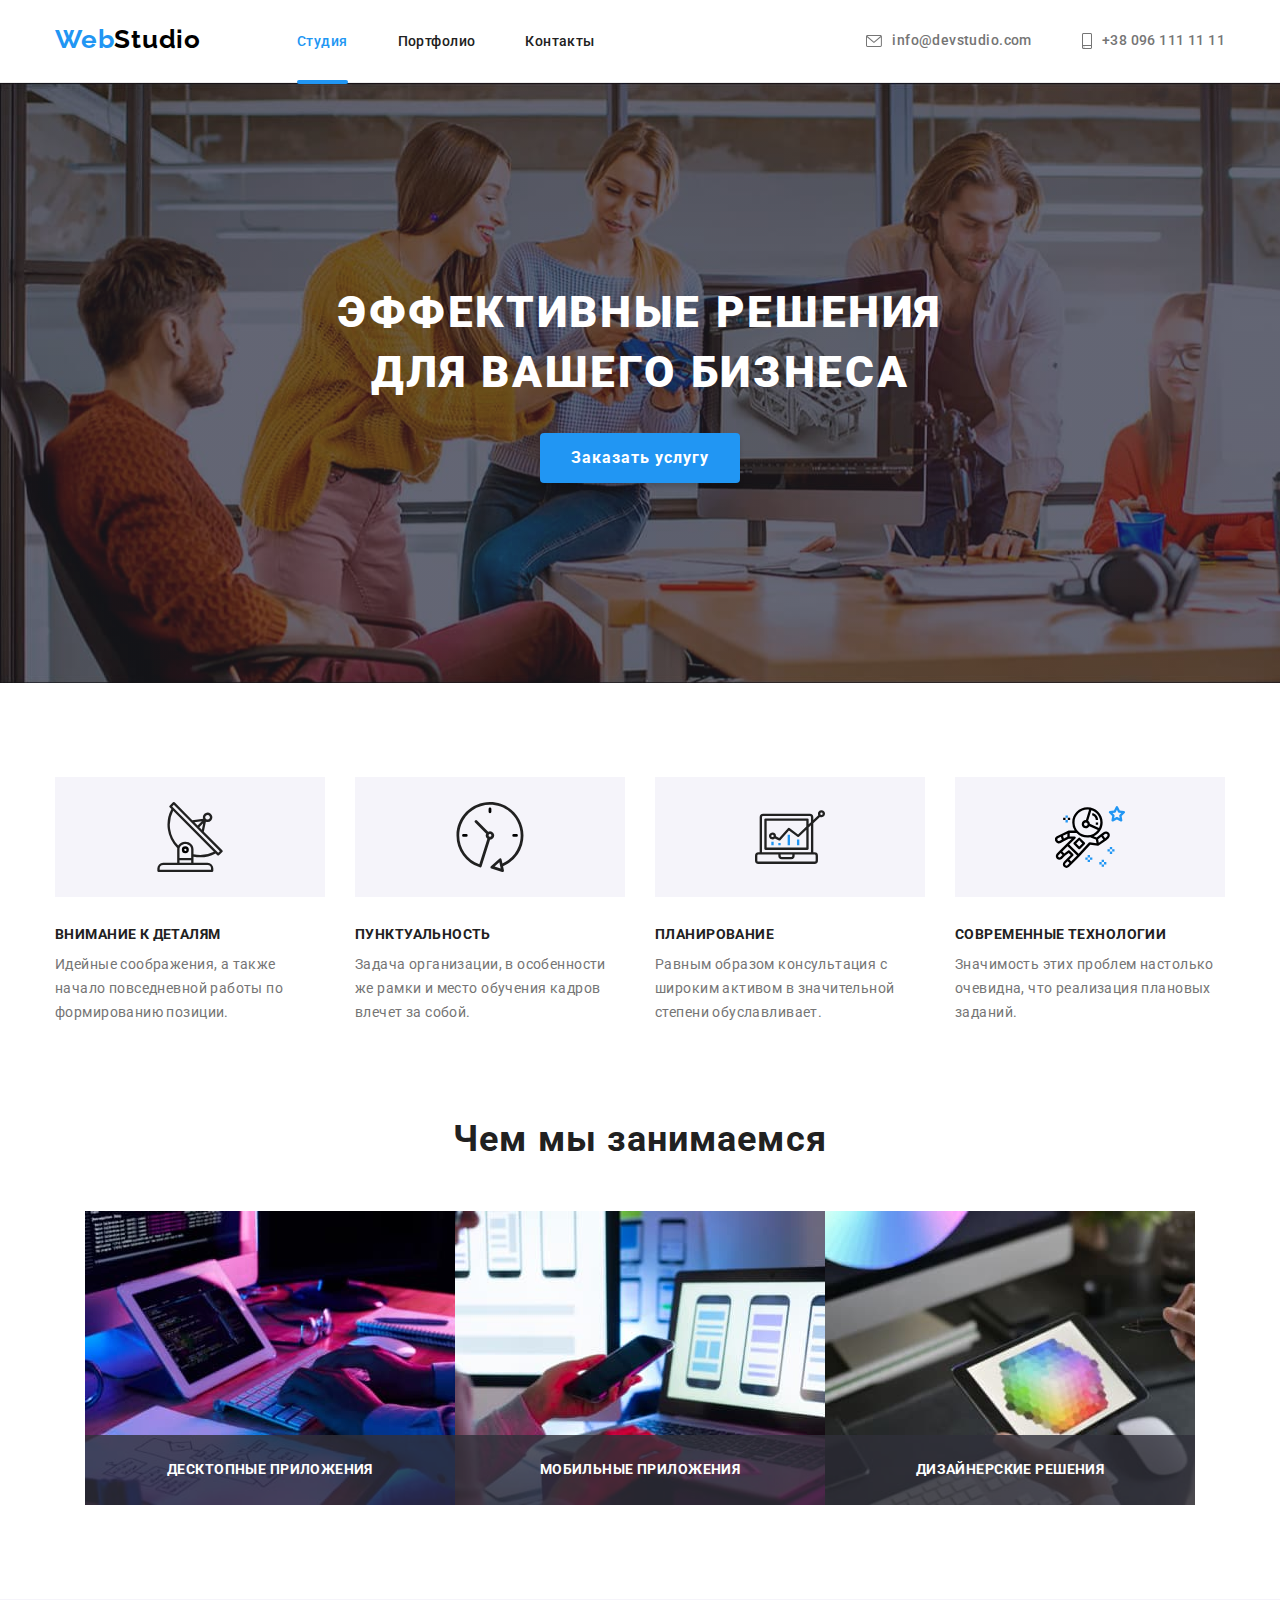
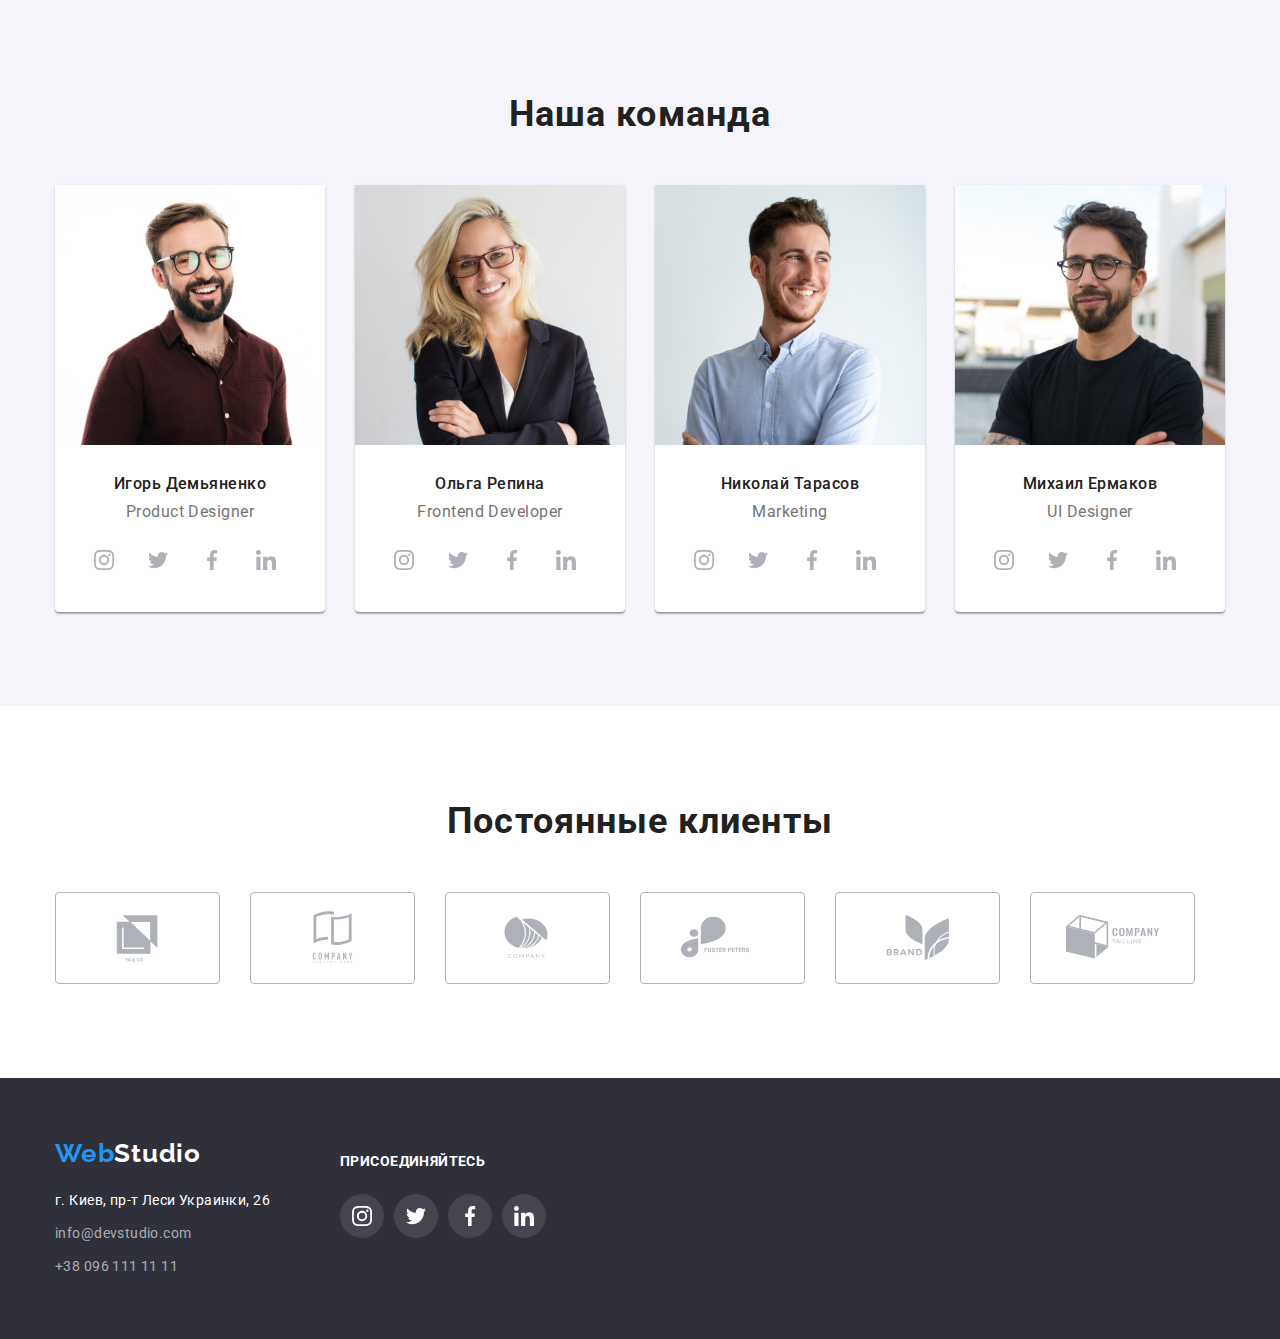
<file: index.html>
<!DOCTYPE html>
<html lang="ru">
<head>
    <meta charset="UTF-8">
    <meta http-equiv="X-UA-Compatible" content="IE=edge">
    <meta name="viewport" content="width=device-width, initial-scale=1.0">
    <link rel="stylesheet" href="https://cdnjs.cloudflare.com/ajax/libs/modern-normalize/1.0.0/modern-normalize.min.css">
    <link rel="preconnect" href="https://fonts.googleapis.com">
    <link rel="preconnect" href="https://fonts.gstatic.com" crossorigin>
    <link href="https://fonts.googleapis.com/css2?family=Raleway:wght@700&family=Roboto:wght@400;500;700;900&display=swap" rel="stylesheet">
    <link rel="stylesheet" href="styles/styles.css">
    <title>WebStudio</title>
</head>

<body> 
    <header>
        <div class="container">
            <nav>
                <!--Logo-->
                <a href="WebStudio"><span>Web</span>Studio</a>
                <!--Nav-->
                <ul class="menu">
                    <li class="menu1">
                        <a href="index.html" target="_blank" class="studio current">Студия</a>
                    </li>
                    <li class="menu2">
                        <a href="portfolio.html" target="_blank" class="portfolio">Портфолио</a>
                    </li>
                    <li class="menu3">
                        <a href="/Контакты" target="_blank" class="contacts">Контакты</a>
                    </li>
                </ul> 
                <!--Contacts-->
                <ul class="contact-us">
                    <li>
                        <a href="mailto:info@devstudio.com" class="mail-h envelope"><svg width="16" height="12"><use href="./images/icons.svg#envelope"></use></svg>info@devstudio.com</a>
                    </li>
                    <li>
                        <a href="tel:+380961111111" class="tel-h smartphone"><svg width="10" height="16"><use href="./images/icons.svg#smartphone"></use></svg>+38 096 111 11 11</a>
                    </li>
                </ul>
            </nav>
        </div>
    </header>

    <main>
        <section class="hat">
            <div class="container">
                <!--Head-->
            <h1 class="head">Эффективные решения для вашего бизнеса</h1>
            <!--Button-->
            <button type="button" class="order text-order" data-modal-open>Заказать услугу</button>
            </div>  
        </section>

        <section class="softskills">
            <div class="container">
                <!--Features-->
            <h2 class="title-softskills">Softskills</h2>
            <ul class="feature">
                <li class="feature1">
                    <div class="feature-view"><svg width="70" height="70"><use href="./images/icons.svg#antenna"></use></svg></div>
                    <h3 class="skills">Внимание к деталям</h3>
                    <p class="prg">Идейные соображения, а также начало повседневной работы по формированию позиции.</p>
                </li>
                <li class="feature2">
                    <div class="feature-view"><svg width="70" height="70"><use href="./images/icons.svg#clock"></use></svg></div>
                    <h3 class="skills">Пунктуальность</h3>
                    <p class="prg">Задача организации, в особенности же рамки и место обучения кадров влечет за собой.</p>
                </li>
                <li class="feature3">
                    <div class="feature-view"><svg width="70" height="70"><use href="./images/icons.svg#diagram"></use></svg></div>
                    <h3 class="skills">Планирование</h3>
                    <p class="prg">Равным образом консультация с широким активом в значительной степени обуславливает.</p>
                </li>
                <li class="feature4">
                    <div class="feature-view"><svg width="70" height="70"><use href="./images/icons.svg#astronaut"></use></svg></div>
                    <h3 class="skills">Современные технологии</h3>
                    <p class="prg">Значимость этих проблем настолько очевидна, что реализация плановых заданий.</p>
                </li>
            </ul>
            </div>
        </section>
    
        <section class="presentation">
            <div class="container">
                <h2 class="whatdo">Чем мы занимаемся</h2>
            <ul class="box-img">
                <li class="box1">
                    <img src="./images/box1.jpg" alt="box1" width="370" height="294">
                    <p class="label">Десктопные приложения</p>
                </li>
                <li class="box2">
                    <img src="./images/box2.jpg" alt="box2" width="370" height="294">
                    <p class="label">Мобильные приложения</p>
                </li>
                <li class="box3">
                    <img src="./images/box3.jpg" alt="box3" width="370" height="294">
                    <p class="label">Дизайнерские решения</p>
                </li>
            </ul>  
            </div>
        </section>
        
        <!--Team-->
        <section class="section-team">
            <div class="container">
            <h2 class="ourteam">Наша команда</h2>
            <ul class="team">
                <li class="people1">
                    <img src="./images/img1.jpg" alt="team1" width="270" height="260">
                    <h3 class="developer">Игорь Демьяненко</h3>
                    <p class="sub-d">Product Designer</p>  
                    <ul class="links">
                        <li class="social-links"><a href="#"><svg width="20" height="20"><use href="./images/icons.svg#instagram"></use></svg></a></li>
                        <li class="social-links"><a href="#"><svg width="20" height="20"><use href="./images/icons.svg#twitter"></use></svg></a></li>
                        <li class="social-links"><a href="#"><svg width="20" height="20"><use href="./images/icons.svg#facebook"></use></svg></a></li>
                        <li class="social-links"><a href="#"><svg width="20" height="20"><use href="./images/icons.svg#linkedin"></use></svg></a></li>
                    </ul> 
                </li>
                <li class="people2">
                    <img src="./images/img2.jpg" alt="team2" width="270" height="260">
                    <h3 class="developer">Ольга Репина</h3>
                    <p class="sub-d">Frontend Developer</p>
                    <ul class="links">
                        <li class="social-links"><a href="#"><svg width="20" height="20"><use href="./images/icons.svg#instagram"></use></svg></a></li>
                        <li class="social-links"><a href="#"><svg width="20" height="20"><use href="./images/icons.svg#twitter"></use></svg></a></li>
                        <li class="social-links"><a href="#"><svg width="20" height="20"><use href="./images/icons.svg#facebook"></use></svg></a></li>
                        <li class="social-links"><a href="#"><svg width="20" height="20"><use href="./images/icons.svg#linkedin"></use></svg></a></li>
                    </ul>
                </li>
                <li class="people3">
                    <img src="./images/img3.jpg" alt="team3" width="270" height="260">
                    <h3 class="developer">Николай Тарасов</h3>
                    <p class="sub-d">Marketing</p>
                    <ul class="links">
                        <li class="social-links"><a href="#"><svg width="20" height="20"><use href="./images/icons.svg#instagram"></use></svg></a></li>
                        <li class="social-links"><a href="#"><svg width="20" height="20"><use href="./images/icons.svg#twitter"></use></svg></a></li>
                        <li class="social-links"><a href="#"><svg width="20" height="20"><use href="./images/icons.svg#facebook"></use></svg></a></li>
                        <li class="social-links"><a href="#"><svg width="20" height="20"><use href="./images/icons.svg#linkedin"></use></svg></a></li>
                    </ul>
                </li>
                <li class="people4">
                    <img src="./images/img4.jpg" alt="team4" width="270" height="260">
                    <h3 class="developer">Михаил Ермаков</h3>
                    <p class="sub-d">UI Designer</p>
                    <ul class="links">
                        <li class="social-links"><a href="#"><svg width="20" height="20"><use href="./images/icons.svg#instagram"></use></svg></a></li>
                        <li class="social-links"><a href="#"><svg width="20" height="20"><use href="./images/icons.svg#twitter"></use></svg></a></li>
                        <li class="social-links"><a href="#"><svg width="20" height="20"><use href="./images/icons.svg#facebook"></use></svg></a></li>
                        <li class="social-links"><a href="#"><svg width="20" height="20"><use href="./images/icons.svg#linkedin"></use></svg></a></li>
                    </ul>
                </li>
            </ul>  
            </div>
        </section>

        <section class="clients">
            <div class="container">
                <h2 class="clients-title">Постоянные клиенты</h2>
                <ul class="brends">
                    <li class="brend"><svg width="106" height="60"><use href="./images/icons.svg#Logo1"></use></svg></li>
                    <li class="brend"><svg width="106" height="60"><use href="./images/icons.svg#Logo2"></use></svg></li>
                    <li class="brend"><svg width="106" height="60"><use href="./images/icons.svg#Logo3"></use></svg></li>
                    <li class="brend"><svg width="106" height="60"><use href="./images/icons.svg#Logo4"></use></svg></li>
                    <li class="brend"><svg width="106" height="60"><use href="./images/icons.svg#Logo5"></use></svg></li>
                    <li class="brend"><svg width="106" height="60"><use href="./images/icons.svg#Logo6"></use></svg></li>
                </ul>
                </div>
        </section>
    </main>

    <footer>
        <div class="container-f">
            <div class="address">
                <a href="WebStudio"><span>Web</span>Studio</a>
                <!--Address-->
                <address>
                    <ul>
                        <li class="location"><a href="#">г. Киев, пр-т Леси Украинки, 26</a></li>
                        <li class="mail-f"><a href="mailto:info@devstudio.com">info@devstudio.com</a></li>
                        <li class="tel-f"><a href="tel:+380961111111">+38 096 111 11 11</a></li>
                    </ul>
                </address>
            </div>
            <div class="join-us">
                <p class="join">Присоединяйтесь</p>
                <ul class="social-links-f">
                    <li class="social-links-f"><a href="#"><svg width="20" height="20"><use href="./images/icons.svg#instagram"></use></svg></a></li>
                    <li class="social-links-f"><a href="#"><svg width="20" height="20"><use href="./images/icons.svg#twitter"></use></svg></a></li>
                    <li class="social-links-f"><a href="#"><svg width="20" height="20"><use href="./images/icons.svg#facebook"></use></svg></a></li>
                    <li class="social-links-f"><a href="#"><svg width="20" height="20"><use href="./images/icons.svg#linkedin"></use></svg></a></li>
                </ul> 
            </div>
        </div>
    </footer>

    <div class="backdrop is-hidden" data-modal>
        <div class="modalwindow">
            <button class="modalwindow-close-button" type="button" data-modal-close><svg width="11" height="11"><use href="./images/icons.svg#Vector"></use></svg></button>
        </div>
    </div>

    <script src="./js/modal.js"></script>
</body>

</html>
</file>
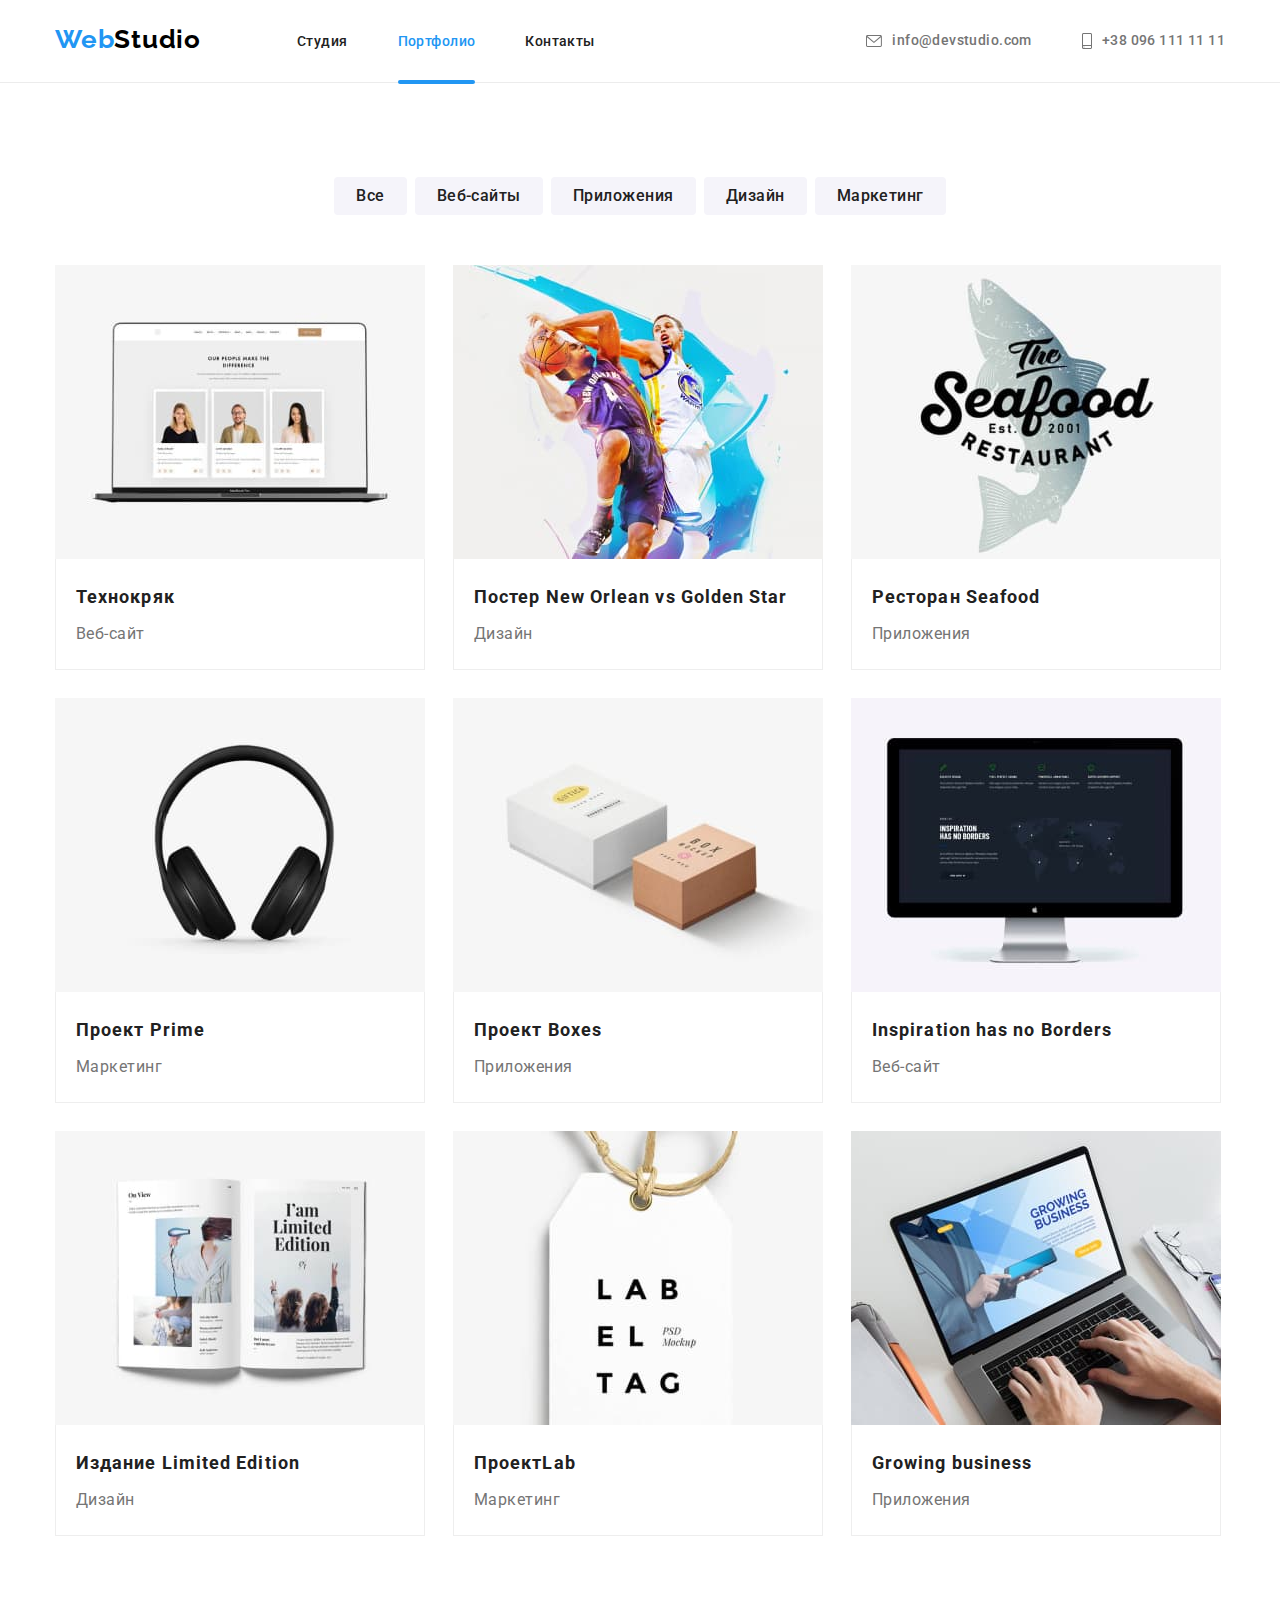
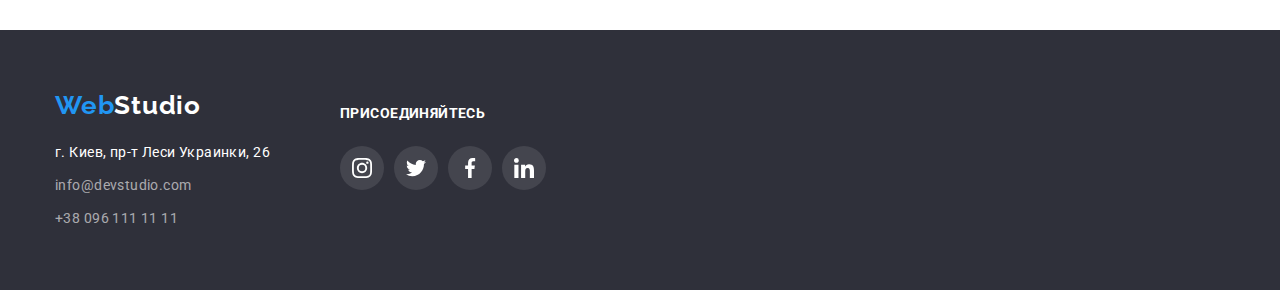
<file: portfolio.html>
<!DOCTYPE html>
<html lang="ru">
<head>
    <meta charset="UTF-8">
    <meta http-equiv="X-UA-Compatible" content="IE=edge">
    <meta name="viewport" content="width=device-width, initial-scale=1.0">
    <link rel="stylesheet" href="https://cdnjs.cloudflare.com/ajax/libs/modern-normalize/1.0.0/modern-normalize.min.css">
    <link rel="preconnect" href="https://fonts.googleapis.com">
    <link rel="preconnect" href="https://fonts.gstatic.com" crossorigin>
    <link href="https://fonts.googleapis.com/css2?family=Raleway:wght@700&family=Roboto:wght@400;500;700;900&display=swap" rel="stylesheet">
    <link rel="stylesheet" href="styles/styles.css">
    <title>Portfolio</title>
</head>

<body> 
    <header>
        <div class="container">
            <nav>
                <!--Logo-->
                <a href="WebStudio"><span>Web</span>Studio</a>
                <!--Nav-->
                <ul class="menu">
                    <li class="menu1">
                        <a href="index.html" target="_blank" class="studio">Студия</a>
                    </li>
                    <li class="menu2">
                        <a href="portfolio.html" target="_blank" class="portfolio current">Портфолио</a>
                    </li>
                    <li class="menu3">
                        <a href="/Контакты" target="_blank" class="contacts">Контакты</a>
                    </li>
                </ul> 
                <!--Contacts-->
                <ul class="contact-us">
                    <li>
                        <a href="mailto:info@devstudio.com" class="mail-h envelope"><svg width="16" height="12"><use href="./images/icons.svg#envelope"></use></svg>info@devstudio.com</a>
                    </li>
                    <li>
                        <a href="tel:+380961111111" class="tel-h smartphone"><svg width="10" height="16"><use href="./images/icons.svg#smartphone"></use></svg>+38 096 111 11 11</a>
                    </li>
                </ul>
            </nav>
        </div>
    </header>

    <main>
        <section class="main-portfolio">
            <div class="container">
                <h1 class="projects-title">Projects</h1>
            <ul class="buttons">
                <li class="filter1"><button type="button" class="filter">Все</button></li>
                <li class="filter2"><button type="button" class="filter">Веб-сайты</button></li>
                <li class="filter3"><button type="button" class="filter">Приложения</button></li>
                <li class="filter4"><button type="button" class="filter">Дизайн</button></li>
                <li class="filter5"><button type="button" class="filter">Маркетинг</button></li>
            </ul>

            <ul class="projects">
                <li class="box-prj project1">
                    <div class="project-description">
                        <img src="./images/technocrack.jpg" alt="technocrack" width="370" height="294">
                        <div class="description">
                            <p class="description-text">Ресурс предлагает комплексные предложения с разным уровнем функционала и сервисов. Все это позволит посетителю получить исчерпывающие сведения о компании или частном лице.</p>
                        </div>
                    </div>
                    <div class="box-name">
                        <h2 class="name-develop">Технокряк</h2>
                        <p class="sub-name">Веб-сайт</p>
                    </div> 
                </li>
                <li class="box-prj project2">
                    <div class="project-description">
                        <img src="./images/poster.jpg" alt="poster" width="370" height="294">
                        <div class="description">
                            <p class="description-text">Lorem ipsum dolor sit amet consectetur adipisicing elit. Rerum atque nihil numquam assumenda cumque et, error ex doloremque maxime nemo?</p>
                        </div>
                    </div>
                    <div class="box-name">
                        <h2 class="name-develop">Постер New Orlean vs Golden Star</h2>
                        <p class="sub-name">Дизайн</p>
                    </div>
                </li>
                <li class="box-prj project3">
                    <div class="project-description">
                        <img src="./images/seafood.jpg" alt="seafood" width="370" height="294">
                        <div class="description">
                            <p class="description-text">Lorem ipsum dolor sit amet consectetur adipisicing elit. Rerum atque nihil numquam assumenda cumque et, error ex doloremque maxime nemo?</p>
                        </div>
                    </div>
                    <div class="box-name">
                        <h2 class="name-develop">Ресторан Seafood</h2>
                        <p class="sub-name">Приложения</p>
                    </div>
                </li>
                <li class="box-prj project4">
                    <div class="project-description">
                        <img src="./images/projectprime.jpg" alt="projectprime" width="370" height="294">
                        <div class="description">
                            <p class="description-text">Lorem ipsum dolor sit amet consectetur adipisicing elit. Rerum atque nihil numquam assumenda cumque et, error ex doloremque maxime nemo?</p>
                        </div>
                    </div>
                    <div class="box-name">
                        <h2 class="name-develop">Проект Prime</h2>
                        <p class="sub-name">Маркетинг</p>
                    </div>
                </li>
                <li class="box-prj project5">
                    <div class="project-description">
                        <img src="./images/projectboxes.jpg" alt="projectboxes" width="370" height="294">
                        <div class="description">
                            <p class="description-text">Lorem ipsum dolor sit amet consectetur adipisicing elit. Rerum atque nihil numquam assumenda cumque et, error ex doloremque maxime nemo?</p>
                        </div>
                    </div>
                    <div class="box-name">
                        <h2 class="name-develop">Проект Boxes</h2>
                        <p class="sub-name">Приложения</p>
                    </div>
                </li>
                <li class="box-prj project6">
                    <div class="project-description">
                        <img src="./images/inspirationhasnoborders.jpg" alt="inspirationhasnoborders" width="370" height="294">
                        <div class="description">
                            <p class="description-text">Lorem ipsum dolor sit amet consectetur adipisicing elit. Rerum atque nihil numquam assumenda cumque et, error ex doloremque maxime nemo?</p>
                        </div>
                    </div>
                    <div class="box-name">
                        <h2 class="name-develop">Inspiration has no Borders</h2>
                        <p class="sub-name">Веб-сайт</p>
                    </div>
                </li>
                <li class="box-prj project7">
                    <div class="project-description">
                        <img src="./images/limitededition.jpg" alt="limitededition" width="370" height="294">
                        <div class="description">
                            <p class="description-text">Lorem ipsum dolor sit amet consectetur adipisicing elit. Rerum atque nihil numquam assumenda cumque et, error ex doloremque maxime nemo?</p>
                        </div>
                    </div>
                    <div class="box-name">
                        <h2 class="name-develop">Издание Limited Edition</h2>
                        <p class="sub-name">Дизайн</p>
                    </div>
                </li>
                <li class="box-prj project8">
                    <div class="project-description">
                        <img src="./images/projectlab.jpg" alt="projectlab" width="370" height="294">
                        <div class="description">
                            <p class="description-text">Lorem ipsum dolor sit amet consectetur adipisicing elit. Rerum atque nihil numquam assumenda cumque et, error ex doloremque maxime nemo?</p>
                        </div>
                    </div>
                    <div class="box-name">
                        <h2 class="name-develop">ПроектLab</h2>
                        <p class="sub-name">Маркетинг</p>
                    </div>
                </li>
                <li class="box-prj project9">
                    <div class="project-description">
                        <img src="./images/growingbusiness.jpg" alt="growingbusiness" width="370" height="294">
                        <div class="description">
                            <p class="description-text">Lorem ipsum dolor sit amet consectetur adipisicing elit. Rerum atque nihil numquam assumenda cumque et, error ex doloremque maxime nemo?</p>
                        </div>
                    </div>
                    <div class="box-name">
                        <h2 class="name-develop">Growing business</h2>
                        <p class="sub-name">Приложения</p>
                    </div>
                </li>
            </ul>
            </div>
        </section>
        
    </main>

    <footer>
        <div class="container-f">
            <div class="address">
                <a href="WebStudio"><span>Web</span>Studio</a>
                <!--Address-->
                <address>
                    <ul>
                        <li class="location"><a href="#">г. Киев, пр-т Леси Украинки, 26</a></li>
                        <li class="mail-f"><a href="mailto:info@devstudio.com">info@devstudio.com</a></li>
                        <li class="tel-f"><a href="tel:+380961111111">+38 096 111 11 11</a></li>
                    </ul>
                </address>
            </div>
            <div class="join-us">
                <p class="join">Присоединяйтесь</p>
                <ul class="social-links-f">
                    <li class="social-links-f"><a href="#"><svg width="20" height="20"><use href="./images/icons.svg#instagram"></use></svg></a></li>
                    <li class="social-links-f"><a href="#"><svg width="20" height="20"><use href="./images/icons.svg#twitter"></use></svg></a></li>
                    <li class="social-links-f"><a href="#"><svg width="20" height="20"><use href="./images/icons.svg#facebook"></use></svg></a></li>
                    <li class="social-links-f"><a href="#"><svg width="20" height="20"><use href="./images/icons.svg#linkedin"></use></svg></a></li>
                </ul> 
            </div>
        </div>
    </footer>
</body>

</html>
</file>
<file: styles/styles.css>
:root {
  --primary-background: #fff;
  --second-background: #f5f4fa;
  --dark-background: #2f303a;
  --accent-color: #2196f3;
  --contact-color: rgba(255, 255, 255, 0.6);
  --main-color: #757575;
  --title-color: #212121;
  --shadow-color: #eeeeee;
  --order-hover: #188ce8;
  --logo-second-half: #000000;
  --border: #ececec;
  --icons: #afb1b8;
}

body {
  font-family: "Roboto", sans-serif;
  background: var(--primary-background);
}

.container {
  width: 100%;
  width: 1200px;
  margin: 0 auto;
  padding: 0 15px;
}

h1, h2, h3, h4, h5, h6, p {
  margin: 0;
}

ul, li {
  margin: 0;
  padding-left: 0;
  list-style-type: none;
}

a {
  text-decoration: none;
  color: inherit;
}

img {
  display: block;
  max-width: 100%;
  height: auto;
}

header {
  display: flex;
  border-bottom: 1px solid var(--border);
}

/*WebStudio*/
nav > a {
  font-family: "Raleway";
  font-weight: 700;
  font-size: 26px;
  line-height: 1.19;
  letter-spacing: 0.03em;
  color: var(--logo-second-half);
  padding-top: 24px;
  padding-bottom: 24px;
}

nav > a > span {
  letter-spacing: 0.03em;
  color: var(--accent-color);
}

nav {
  display: flex;
  justify-content: flex-start;
}

.menu {
  display: flex;
  margin-left: 96px;
  margin-top: 32px;
  margin-bottom: 32px;
}

.menu1,
.menu2 {
  margin-right: 50px;
}

.menu1, .menu2, .menu3 {
  width: auto;
}

.studio,
.portfolio,
.contacts {
  padding-top: 32px;
  padding-bottom: 32px;
}

.studio,
.portfolio,
.contacts {
  font-weight: 500;
  font-size: 14px;
  line-height: 1.14;
  letter-spacing: 0.03em;
  color: var(--title-color);
  transition: 250ms cubic-bezier(0.4,0,0.2,1);
}

.current {
  color: var(--accent-color);
  position: relative;
}

.current::after {
  position: absolute;
  content: "";
  color: var(--accent-color);

  display: block;
  width: 100%;
  margin-top: 30px;
  height: 4px;
  background: var(--accent-color);
  border-radius: 2px;
  
  transition: 250ms cubic-bezier(0.4,0,0.2,1);
}


.studio:active,
.portfolio:active,
.contacts:active {
  color: var(--accent-color);
}

.contacts:hover,
.studio:hover,
.portfolio:hover{
  color: var(--accent-color);
}

.contacts:current,
.studio:current,
.portfolio:current {
  color: var(--accent-color);
}

.contact-us {
  display: flex;
  align-items: center;
  margin-left: auto;
}

.envelope, .smartphone {
  display: flex;
  align-items: center;
  fill: var(--main-color);
  transition: 250ms cubic-bezier(0.4,0,0.2,1);
}

nav > ul > li > a > svg {
  margin-right: 10px;
}

.mail-h {
  margin-right: 50px;
}

.mail-h,
.tel-h {
  font-weight: 500;
  font-size: 14px;
  line-height: 1.14;
  letter-spacing: 0.03em;
  color: var(--main-color);
  transition: 250ms cubic-bezier(0.4,0,0.2,1);
}

.mail-h:hover,
.tel-h:hover,
.mail-h:active,
.tel-h:active,
.envelope:hover,
.smartphone:hover {
  color: var(--accent-color);
  fill: var(--accent-color);
}

/*Main-webstudio*/

.hat {
  background-color: var(--dark-background);
  padding: 200px 0;
  text-align: center;
  background-image: linear-gradient(rgba(47, 48, 58, 0.4), rgba(47, 48, 58, 0.4)), url(../images/backgroundhero.jpg);
  max-width: 1600px;
  margin: 0 auto;
  
}

.head {
  font-weight: 900;
  font-size: 44px;
  line-height: 1.36;
  text-align: center;
  letter-spacing: 0.06em;
  text-transform: uppercase;
  color: var(--primary-background);
  width: 696px;
  margin: auto;
}

.order {
  width: 200px;
  height: 50px;
  cursor: pointer;
  background: var(--accent-color);
  box-shadow: 0px 4px 4px rgba(0, 0, 0, 0.15);
  border-radius: 4px;
  border: none;
  margin-top: 30px;
  transition: 250ms cubic-bezier(0.4,0,0.2,1);
}

.order:hover {
  background: var(--order-hover);
}

.text-order {
  font-weight: 700;
  font-size: 16px;
  line-height: 1.8;

  letter-spacing: 0.06em;
  color: var(--primary-background);
}

.softskills {
  padding-top: 94px;
  padding-bottom: 94px;
}

.title-softskills {
  display: none;
}

.feature {
  display: flex;
}

.feature-view {
  display: flex;
  align-items: center;
  justify-content: center;
  width: 270px;
  height: 120px;
  background-color: var(--second-background);
  margin-bottom: 30px;
}

.feature1,
.feature2,
.feature3 {
  margin-right: 30px;
}

.feature4 {
  margin-right: 0 auto;
}

.skills {
  font-weight: 700;
  font-size: 14px;
  line-height: 1.14;
  letter-spacing: 0.03em;
  text-transform: uppercase;
  color: var(--title-color);
  margin-bottom: 10px;
}

.prg {
  font-size: 14px;
  line-height: 1.7;
  letter-spacing: 0.03em;
  color: var(--main-color);
}

.presentation {
  padding-bottom: 94px;
}

.whatdo {
  font-weight: 700;
  font-size: 36px;
  line-height: 1.17;
  text-align: center;
  letter-spacing: 0.03em;
  color: var(--title-color);
  margin-bottom: 50px;
}

.box-img {
  display: flex;
  justify-content: center;
}

.box1, .box2, .box3 {
  position: relative;
}

.box1, .box2 {
  flex-basis: calc((100%-60px)/3);
}

.label {
  position: absolute;
  display: flex;
  justify-content: center;
  align-items: center;
  width: 370px;
  height: 70px;
  bottom: 0;
  
  font-weight: 700;
  font-size: 14px;
  line-height: 1.14;
  text-align: center;
  letter-spacing: 0.03em;
  text-transform: uppercase;
  color: var(--primary-background);
  background: rgba(47, 48, 58, 0.8);
}

.section-team {
  background: var(--second-background);
  padding-top: 94px;
  padding-bottom: 94px;
}

.ourteam {
  font-weight: 700;
  font-size: 36px;
  line-height: 1.17;
  text-align: center;
  letter-spacing: 0.03em;
  color: var(--title-color);
  margin-bottom: 50px;
}

.team {
  display: flex;
  justify-content: space-between;
}

.people1,
.people2,
.people3,
.people4 {
  background: var(--primary-background);
  border-radius: 0px 0px 4px 4px;
  box-shadow: 0px 1px 3px rgba(0, 0, 0, 0.12), 0px 1px 1px rgba(0, 0, 0, 0.14),
    0px 2px 1px rgba(0, 0, 0, 0.2);
}

.developer {
  font-weight: 500;
  font-size: 16px;
  line-height: 1.18;
  text-align: center;
  letter-spacing: 0.03em;
  color: var(--title-color);
  margin-top: 30px;
}

.sub-d {
  font-size: 16px;
  line-height: 1.18;
  text-align: center;
  letter-spacing: 0.03em;
  color: var(--main-color);
  margin-top: 10px;
  margin-bottom: 16px;
}

.links {
  display: flex;
  justify-content: center;
  margin-bottom: 30px;
}

.social-links {
  display: flex;
  justify-content: center;
}

.social-links > a {
  display: flex;
  justify-content: center;
  align-items: center;
  width: 100%;
  height: 100%;
  padding: 12px;
  margin-right: 10px;
  border-radius: 50%;
  fill: var(--icons);
  
  transition: 250ms cubic-bezier(0.4,0,0.2,1);
}

.social-links a:hover,
.social-links a:focus,
.social-links a:active {
  background-color: var(--accent-color);
  fill: var(--primary-background);
}

.clients {
  padding-top: 94px;
  padding-bottom: 94px;
}

.clients-title {
  font-weight: 700;
  font-size: 36px;
  line-height: 1.17;
  text-align: center;
  letter-spacing: 0.03em;
  color: var(--title-color);
  margin-bottom: 50px;
}

.brends {
  display: flex;
  justify-content: center;
}

.brend {
  display: inline-flex;
  justify-content: center;
  align-items: center;
  width: 170px;
  height: 92px;
  border-radius: 4px;
  border: 1px solid var(--icons);
  fill: var(--icons);
  margin-right: 30px;
  transition: 250ms cubic-bezier(0.4,0,0.2,1);
}

.brend:hover,
.brend:focus,
.brend:active {
  border: 1px solid var(--accent-color);
  fill: var(--accent-color);
}

/*Main-portfolio*/

.main-portfolio {
  padding-top: 94px;
  padding-bottom: 94px;
}

.projects-title {
  display: none;
}

.buttons {
  display: flex;
  justify-content: center;
  margin-bottom: 50px;
}

.filter1,
.filter2,
.filter3,
.filter4 {
  padding-right: 8px;
}

.filter {
  cursor: pointer;
  font-weight: 500;
  font-size: 16px;
  line-height: 1.6;
  text-align: center;
  letter-spacing: 0.03em;
  color: var(--title-color);
  background: var(--second-background);
  border-radius: 4px;
  border: none;
  padding-top: 6px;
  padding-bottom: 6px;
  padding-left: 22px;
  padding-right: 22px;
  transition: 250ms cubic-bezier(0.4,0,0.2,1);
}

.filter:active,
.filter:hover,
.filter:focus {
  color: var(--primary-background);
  background: var(--accent-color);
  filter: drop-shadow(0px 4px 4px rgba(0, 0, 0, 0.25));
}

.projects {
  display: flex;
  flex-wrap: wrap;
  gap: 28px;
}

.box-prj {
  background: var(--primary-background);
  transition: 250ms cubic-bezier(0.4,0,0.2,1);
}

.box-prj:focus,
.box-prj:hover {
  box-shadow: 0px 1px 1px rgba(0, 0, 0, 0.12), 0px 4px 4px rgba(0, 0, 0, 0.06), 1px 4px 6px rgba(0, 0, 0, 0.16);
}

.description {
  position: absolute;
  top: 0;
  left: 0;
  width: 100%;
  height: 100%;
  padding: 63px 24px;
  background-color: rgba(33, 150, 243, 0.9);
  transform: translateY(100%);
  transition: 250ms cubic-bezier(0.4,0,0.2,1);
}

.project-description {
  position: relative;
  overflow: hidden;
}

.box-prj:hover .project-description .description {
  transform: translateY(0);
}

.description-text {
  font-weight: 400;
  font-size: 18px;
  line-height: 1.5;
  letter-spacing: 0.03em;
  color: var(--primary-background);
}

.box-name {
  border-left: 1px solid var(--shadow-color);
  border-right: 1px solid var(--shadow-color);
  border-bottom: 1px solid var(--shadow-color);
  padding-top: 20px;
  padding-right: 24px;
  padding-left: 20px;
  padding-bottom: 20px;
}

.name-develop {
  font-weight: 700;
  font-size: 18px;
  line-height: 2;
  letter-spacing: 0.06em;
  color: var(--title-color);
  margin-bottom: 4px;
}

.sub-name {
  font-size: 16px;
  line-height: 30px;
  letter-spacing: 0.03em;
  color: var(--main-color);
}

footer {
  display:flex;
  background-color: var(--dark-background);
  padding-top: 60px;
  padding-bottom: 60px;
}

footer > div > div > a {
  font-family: "Raleway";
  font-weight: 700;
  font-size: 26px;
  line-height: 1.19;
  letter-spacing: 0.03em;
  color: var(--primary-background);
}

footer > div > div > a > span {
  letter-spacing: 0.03em;
  color: var(--accent-color);
}

address {
  font-style: normal;
  margin-top: 20px;
}

.container-f {
  display: flex;
  width: 1200px;
  margin: 0 auto;
  padding: 0 15px;
}

.location {
  font-size: 14px;
  line-height: 1.7;
  letter-spacing: 0.03em;
  color: var(--primary-background);
  margin-bottom: 9px;
}

.mail-f {
  font-size: 14px;
  line-height: 1.7;
  letter-spacing: 0.03em;
  color: var(--contact-color);
  margin-bottom: 9px;
  transition: 250ms cubic-bezier(0.4,0,0.2,1);
}

.tel-f {
  font-size: 14px;
  line-height: 1.7;
  letter-spacing: 0.03em;
  color: var(--contact-color);
  transition: 250ms cubic-bezier(0.4,0,0.2,1);
}

.mail-f:hover,
.tel-f:hover,
.mail-f:active,
.tel-f:active {
  color: var(--accent-color);
}

.join-us {
  margin-top: 12px;
  margin-left: 70px;
}

.join {
  font-weight: 700;
  font-size: 14px;
  line-height: 1.7;
  letter-spacing: 0.03em;
  text-transform: uppercase;
  color: var(--primary-background);
  margin-bottom: 20px;
}

.social-links-f {
  display: flex;
}

.social-links-f > a {
  display: flex;
  align-items: center;
  justify-content: center;
  width: 100%;
  height: 100%;
  padding: 12px;
  border-radius: 50%;
  background: rgba(255, 255, 255, 0.1);
  fill: var(--primary-background);
  margin-right: 10px;
  transition: 250ms cubic-bezier(0.4,0,0.2,1);
}

.social-links-f a:hover,
.social-links-f a:focus,
.social-links-f a:active {
  background-color: var(--accent-color);
}

.backdrop {
  position: fixed;
  top: 0;
  left: 0;
  width: 100%;
  height: 100%;
  background-color: rgba(0, 0, 0, 0.2);
  opacity: 1;
  transition: opacity 250ms cubic-bezier(0.4,0,0.2,1);
}

.modalwindow {
  position: absolute; 
  top: 50%;
  left: 50%;
  transform: translate(-50%, -50%);
  width: 528px;
  min-height: 581px;
  background-color: var(--primary-background);
  box-shadow: 0px 1px 3px rgba(0, 0, 0, 0.12), 0px 1px 1px rgba(0, 0, 0, 0.14), 0px 2px 1px rgba(0, 0, 0, 0.2);
  border-radius: 4px;
}

.modalwindow-close-button {
  position: absolute;
  top: 8px;
  right: 8px;
  fill: var(--logo-second-half);
  background: var(--primary-background);
  border: 1px solid rgba(0, 0, 0, 0.1);
  border-radius: 50%;
}

.is-hidden {
  display: none;
}
</file>
